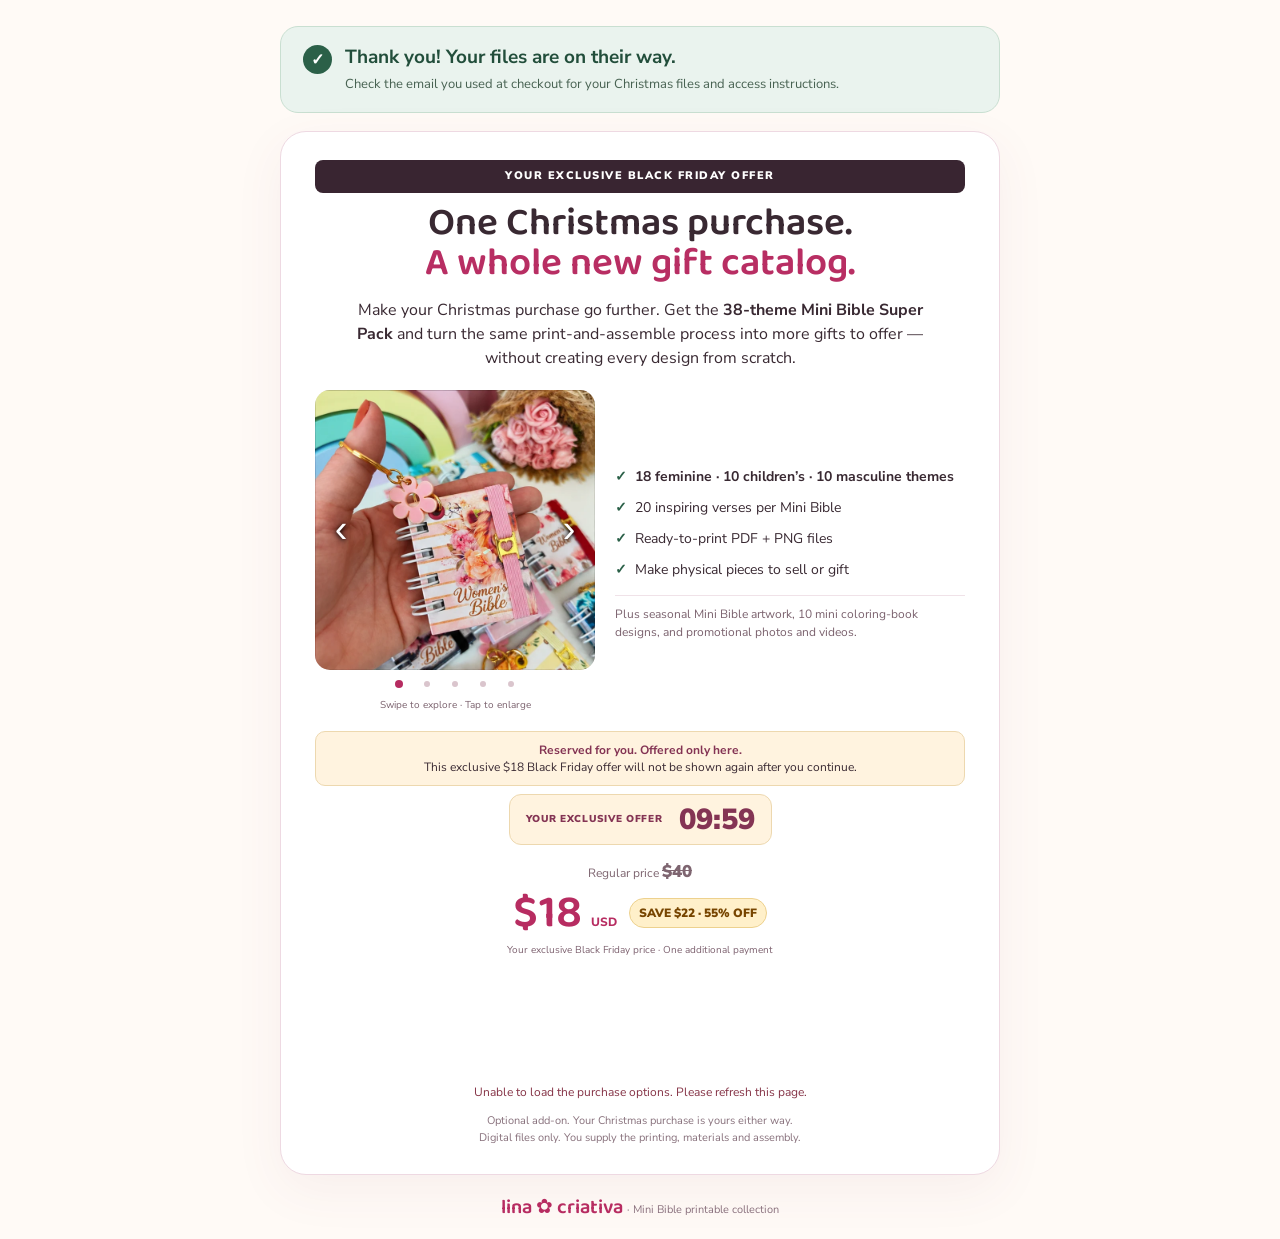
<file: index.html>
<!doctype html><html lang="en-US"><head><meta charset="utf-8"><meta name="viewport" content="width=device-width,initial-scale=1"><meta name="robots" content="noindex,nofollow"><meta name="theme-color" content="#fffaf6"><meta name="description" content="An optional $18 add-on for your Christmas purchase: 38 Mini Bible printable themes in PDF and PNG."><title>Thank you — A little more for your craft table | Lina Criativa</title><link rel="preload" as="font" href="./assets/baloo-latin.woff2" type="font/woff2" crossorigin><link rel="stylesheet" href="./compact.css?v=large-gallery-3"><script src="./offer-config.js" defer></script><script src="./app.js" defer></script></head><body><main class="shell"><section class="thanks" aria-labelledby="thanks-title"><span class="check" aria-hidden="true">✓</span><div><h1 id="thanks-title">Thank you! Your files are on their way.</h1><p>Check the email you used at checkout for your Christmas files and access instructions.</p></div></section><section class="offer" aria-labelledby="offer-title"><p class="eyebrow">YOUR EXCLUSIVE BLACK FRIDAY OFFER</p><h2 id="offer-title">One Christmas purchase.<br><span>A whole new gift catalog.</span></h2><p class="intro">Make your Christmas purchase go further. Get the <strong>38-theme Mini Bible Super Pack</strong> and turn the same print-and-assemble process into more gifts to offer — without creating every design from scratch.</p><div class="product"><div class="gallery" role="region" aria-label="Mini Bible photo gallery"><div class="gallery-stage"><div class="gallery-track"><button class="slide zoom" type="button" aria-label="Enlarge photo 1"><img src="./assets/photo-01.webp" alt="Floral Mini Bible keepsake with a flower charm" width="700" height="700" fetchpriority="high"></button><button class="slide zoom" type="button" aria-label="Enlarge photo 2"><img src="./assets/photo-02.webp" alt="Pink floral Mini Bible held in a hand" width="700" height="700" loading="lazy"></button><button class="slide zoom" type="button" aria-label="Enlarge photo 3"><img src="./assets/photo-04.webp" alt="Mini Bible with a cross and botanical cover" width="700" height="700" loading="lazy"></button><button class="slide zoom" type="button" aria-label="Enlarge photo 4"><img src="./assets/photo-03.webp" alt="Printed verse pages inside a Mini Bible" width="700" height="700" loading="lazy"></button><button class="slide zoom" type="button" aria-label="Enlarge photo 5"><img src="./assets/hero.webp" alt="A selection of Mini Bible themes" width="700" height="700" loading="lazy"></button></div><button class="gallery-arrow prev" type="button" aria-label="Previous photo">‹</button><button class="gallery-arrow next" type="button" aria-label="Next photo">›</button></div><div class="gallery-dots"><button type="button" data-slide="0" aria-label="Show photo 1" aria-pressed="true"></button><button type="button" data-slide="1" aria-label="Show photo 2" aria-pressed="false"></button><button type="button" data-slide="2" aria-label="Show photo 3" aria-pressed="false"></button><button type="button" data-slide="3" aria-label="Show photo 4" aria-pressed="false"></button><button type="button" data-slide="4" aria-label="Show photo 5" aria-pressed="false"></button></div><p class="gallery-hint">Swipe to explore · Tap to enlarge</p></div><div><ul><li><strong>18 feminine · 10 children’s · 10 masculine themes</strong></li><li>20 inspiring verses per Mini Bible</li><li>Ready-to-print PDF + PNG files</li><li>Make physical pieces to sell or gift</li></ul><p class="bonus">Plus seasonal Mini Bible artwork, 10 mini coloring-book designs, and promotional photos and videos.</p></div></div><div class="decision"><p class="last-chance"><strong>Reserved for you. Offered only here.</strong><br>This exclusive $18 Black Friday offer will not be shown again after you continue.</p><div class="offer-clock" aria-label="Ten-minute countdown"><span>YOUR EXCLUSIVE OFFER</span><strong role="timer" aria-live="off" id="offer-countdown">10:00</strong></div><div class="bf-price"><p class="regular">Regular price <del>$40</del></p><p class="price"><strong>$18 <small>USD</small></strong><span class="saving">SAVE $22 · 55% OFF</span></p><p class="bf-note">Your exclusive Black Friday price · One additional payment</p></div><!-- HOTMART - Sales Funnel Widget --><div id="hotmart-sales-funnel"></div><p class="widget-status" role="status" hidden>Unable to load the purchase options. Please refresh this page.</p><p class="fine">Optional add-on. Your Christmas purchase is yours either way.<br>Digital files only. You supply the printing, materials and assembly.</p></div></section></main><footer>lina ✿ criativa <span>· Mini Bible printable collection</span></footer><dialog id="lightbox" aria-label="Enlarged Mini Bible photo"><button type="button" aria-label="Close photo">×</button><img alt=""></dialog><script src="https://checkout.hotmart.com/lib/hotmart-checkout-elements.js" onload="checkoutElements.init('salesFunnel').mount('#hotmart-sales-funnel')" onerror="document.querySelector('.widget-status').hidden=false"></script></body></html>
</file>
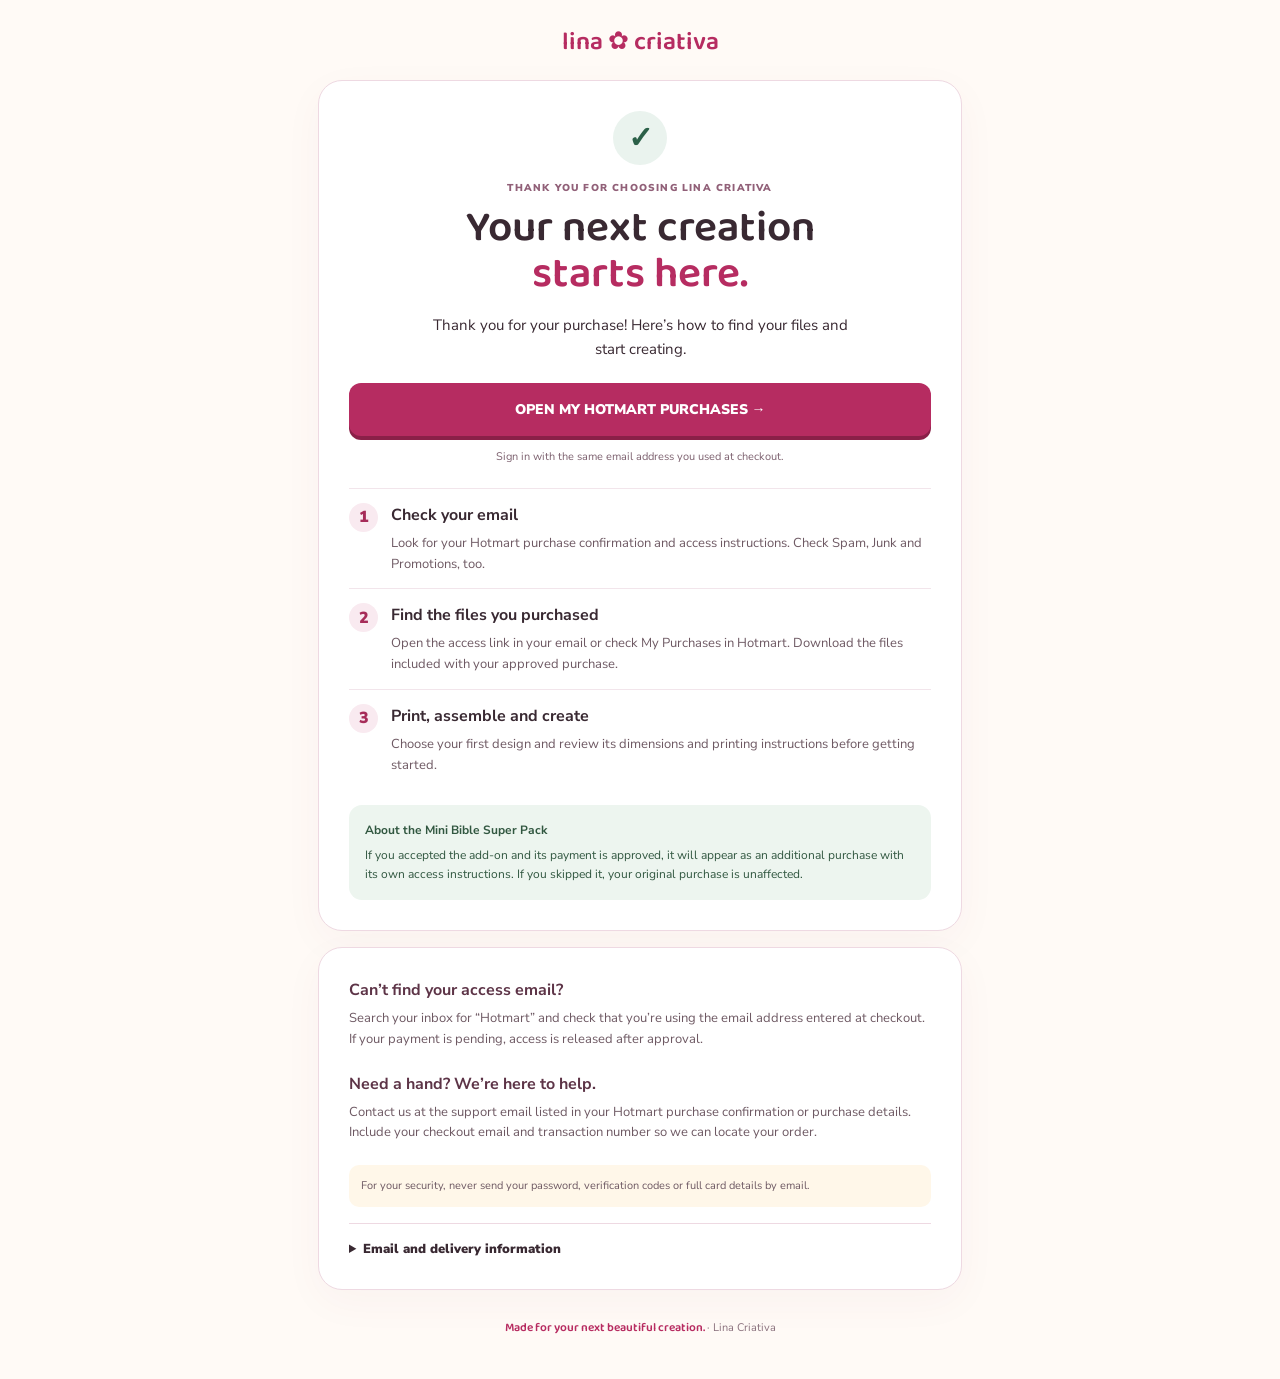
<file: thank-you.html>
<!doctype html>
<html lang="en-US"><head><meta charset="utf-8"><meta name="viewport" content="width=device-width,initial-scale=1"><meta name="robots" content="noindex,nofollow"><meta name="theme-color" content="#fffaf6"><title>Thank you! Your next steps | Lina Criativa</title><link rel="stylesheet" href="./compact.css?v=thank-you-1"><link rel="stylesheet" href="./thank-you.css"></head>
<body><main class="thankyou-shell"><header class="ty-brand">lina ✿ criativa</header><section class="ty-card"><div class="ty-check" aria-hidden="true">✓</div><p class="ty-eyebrow">THANK YOU FOR CHOOSING LINA CRIATIVA</p><h1>Your next creation<br><span>starts here.</span></h1><p class="ty-lead">Thank you for your purchase! Here’s how to find your files and start creating.</p><a class="ty-button" href="https://consumer.hotmart.com/">OPEN MY HOTMART PURCHASES <span aria-hidden="true">→</span></a><p class="ty-button-note">Sign in with the same email address you used at checkout.</p><ol class="ty-steps"><li><span>1</span><div><h2>Check your email</h2><p>Look for your Hotmart purchase confirmation and access instructions. Check Spam, Junk and Promotions, too.</p></div></li><li><span>2</span><div><h2>Find the files you purchased</h2><p>Open the access link in your email or check My Purchases in Hotmart. Download the files included with your approved purchase.</p></div></li><li><span>3</span><div><h2>Print, assemble and create</h2><p>Choose your first design and review its dimensions and printing instructions before getting started.</p></div></li></ol><div class="ty-note"><strong>About the Mini Bible Super Pack</strong><p>If you accepted the add-on and its payment is approved, it will appear as an additional purchase with its own access instructions. If you skipped it, your original purchase is unaffected.</p></div></section><section class="ty-card ty-help"><h2>Can’t find your access email?</h2><p>Search your inbox for “Hotmart” and check that you’re using the email address entered at checkout. If your payment is pending, access is released after approval.</p><h2>Need a hand? We’re here to help.</h2><p>Contact us at the support email listed in your Hotmart purchase confirmation or purchase details. Include your checkout email and transaction number so we can locate your order.</p><p class="ty-security">For your security, never send your password, verification codes or full card details by email.</p><details><summary>Email and delivery information</summary><p>Your purchase confirmation and access instructions are sent to the email address used at checkout. Keep those messages so you can return to your files. If you entered the wrong address or cannot locate your access, contact the support email shown in your Hotmart purchase.</p><p>These are digital files. No physical product is shipped. Printing, materials and assembly are your responsibility. Access covers only the products with approved payments.</p></details></section><footer>Made for your next beautiful creation. <span>· Lina Criativa</span></footer></main></body></html>
</file>
<file: compact.css>
@font-face{font-family:Baloo;src:url('./assets/baloo-latin.woff2') format('woff2');font-display:swap}@font-face{font-family:Nunito;src:url('./assets/nunito-latin.woff2') format('woff2');font-display:swap}*{box-sizing:border-box}body{margin:0;background:#fffaf6;color:#392932;font-family:Nunito,Arial,sans-serif;line-height:1.5}.shell{max-width:760px;margin:26px auto 0;padding:0 20px}.thanks{display:flex;gap:13px;align-items:flex-start;background:#eaf3ee;border:1px solid #c9dfd1;border-radius:18px;padding:18px 22px;margin-bottom:18px}.check{flex:none;border-radius:50%;background:#2b6048;color:#fff;width:29px;height:29px;display:grid;place-items:center;font-weight:900}.thanks h1{font-size:19px;line-height:1.3;margin:0 0 5px;color:#224e3b}.thanks p{font-size:13px;margin:0;color:#486252}.offer{background:#fff;border:1px solid #eed9e2;box-shadow:0 15px 50px #843b5910;border-radius:26px;padding:28px 34px}.eyebrow{text-align:center;text-transform:uppercase;letter-spacing:1.5px;font-size:11px;font-weight:900;color:#ad2b5c;margin:0 0 10px}.offer h2{font-family:Baloo,Georgia,serif;font-size:43px;line-height:1.04;text-align:center;font-weight:600;margin:0}.offer h2 span{color:#b82e63}.intro{text-align:center;max-width:590px;margin:14px auto 20px;font-size:16px;line-height:1.5}.product{display:grid;grid-template-columns:165px 1fr;gap:24px;align-items:center}.product img{width:165px;height:210px;object-fit:cover;border-radius:16px}.product ul{list-style:none;padding:0;margin:0;font-size:14px}.product li{position:relative;padding:5px 0 5px 20px}.product li:before{content:'✓';position:absolute;left:0;color:#2b6048;font-weight:900}.bonus{font-size:12px;color:#7b626e;line-height:1.45;border-top:1px solid #f0e2e8;padding-top:10px;margin:10px 0 0}.decision{margin-top:18px}.price{display:flex;align-items:center;justify-content:center;gap:14px;flex-wrap:wrap;margin:0 0 12px}.price>span{font-size:12px;color:#79616e}.price strong{color:#b72c61;font-family:Baloo,Georgia,serif;font-size:46px;font-weight:600;line-height:1.1}.price small{font:800 12px Nunito}.accept{display:block;text-align:center;text-decoration:none;font-size:15px;font-weight:900;line-height:1.3;color:white;background:#b62c61;box-shadow:0 5px 0 #8a2048;border-radius:13px;padding:17px 14px}.accept:focus-visible,.decline:focus-visible{outline:3px solid #285848;outline-offset:5px}.decline{display:block;text-align:center;font-size:12px;color:#78616b;margin-top:20px;text-underline-offset:4px}.fine{text-align:center;font-size:11px;color:#88717c;line-height:1.5;margin:12px 0 0}footer{text-align:center;font:20px Baloo,Georgia,serif;color:#b72c61;padding:16px 20px}footer span{font:11px Nunito;color:#8a717d}@media(max-width:600px){.shell{margin-top:12px;padding:0 12px}.thanks{padding:13px;gap:10px;margin-bottom:12px;border-radius:15px}.thanks h1{font-size:16px}.thanks p{font-size:11px}.check{width:25px;height:25px}.offer{padding:20px 16px;border-radius:20px}.eyebrow{font-size:9px;letter-spacing:1px;margin-bottom:10px}.offer h2{font-size:33px}.intro{font-size:13px;margin:11px auto 15px}.product{grid-template-columns:103px 1fr;gap:12px}.product img{width:103px;height:161px;border-radius:11px}.product ul{font-size:11px;line-height:1.45}.product li{padding:4px 0 4px 14px}.bonus{font-size:10px;margin-top:7px;padding-top:7px}.decision{margin-top:14px}.price{gap:9px;margin-bottom:10px}.price>span{font-size:10px}.price strong{font-size:40px}.accept{font-size:13px;padding:14px 10px}.decline{font-size:11px;margin-top:17px}.fine{font-size:10px;margin-top:10px}footer{padding:12px;font-size:18px}}
.bf-price{text-align:center;margin-bottom:13px}.regular{font-size:12px;color:#7e6570;margin:0 0 3px}.regular del{font-weight:900;font-size:17px}.bf-price .price{margin:0;gap:12px}.saving{background:#fff0ca;border:1px solid #edd18e;color:#774500!important;font-weight:900;padding:5px 9px;border-radius:30px}.bf-note{font-size:10px;color:#7d616f;margin:5px 0 0}.eyebrow{background:#392531;color:#fff;border-radius:8px;padding:8px 6px}.offer h2{font-size:39px}@media(max-width:600px){.offer h2{font-size:30px}.intro{font-size:12px;line-height:1.45;margin:10px auto 13px}.eyebrow{font-size:9px;padding:7px 4px}.bf-price{margin-bottom:11px}.regular{font-size:10px}.regular del{font-size:14px}.bf-note{font-size:9px}.saving{font-size:9px!important;padding:4px 7px}.decision{margin-top:12px}.accept{font-size:13px}}

/* Photo gallery and compact mobile layout */
[hidden]{display:none!important}.product{grid-template-columns:220px minmax(0,1fr);gap:20px}.gallery{min-width:0}.gallery-stage{position:relative;border-radius:15px;overflow:hidden;background:#f8efed}.gallery-track{display:flex;overflow-x:auto;scroll-snap-type:x mandatory;scrollbar-width:none;overscroll-behavior-x:contain}.gallery-track::-webkit-scrollbar{display:none}.slide{flex:0 0 100%;min-width:0;scroll-snap-align:start;padding:0;border:0;background:none;cursor:zoom-in}.product .slide img{display:block;width:100%;height:auto;aspect-ratio:1;object-fit:contain;border-radius:0}.gallery-arrow{position:absolute;top:50%;transform:translateY(-50%);width:34px;height:44px;border:0;border-radius:10px;background:#ffffffed;color:#6e2541;font-size:28px;cursor:pointer;box-shadow:0 2px 8px #0002}.prev{left:4px}.next{right:4px}.gallery-dots{display:flex;justify-content:center;gap:0}.gallery-dots button{position:relative;width:28px;height:28px;border:0;background:none;cursor:pointer}.gallery-dots button:after{content:'';position:absolute;width:6px;height:6px;left:11px;top:11px;border-radius:50%;background:#dac5cd}.gallery-dots button[aria-pressed=true]:after{background:#b62c61;width:8px;height:8px;left:10px;top:10px}.gallery-hint{text-align:center;font-size:10px;color:#7b626e;margin:0}.last-chance{background:#fff3df;border:1px solid #edd8af;border-radius:10px;padding:10px;font-size:12px;line-height:1.4;text-align:center;margin:0 0 13px}.last-chance strong{color:#843454}.widget-status{font-size:12px;text-align:center;color:#853346}#hotmart-sales-funnel{width:100%;min-height:100px}#hotmart-sales-funnel iframe{max-width:100%}button:focus-visible{outline:3px solid #285848;outline-offset:2px}#lightbox{border:0;border-radius:18px;padding:10px;background:#fff;max-width:94vw;max-height:94dvh}#lightbox::backdrop{background:#20131dcc}#lightbox img{display:block;max-width:86vw;max-height:82dvh;object-fit:contain}#lightbox>button{display:block;margin-left:auto;border:0;background:#fff;width:44px;height:44px;font-size:30px;cursor:pointer}
@media(max-width:600px){.shell{padding:0 10px;margin-top:10px}.offer{padding:17px 14px}.thanks{padding:11px;margin-bottom:10px}.thanks h1{font-size:15px}.thanks p{font-size:11px}.offer h2{font-size:29px}.product{grid-template-columns:145px minmax(0,1fr);gap:12px}.product ul{font-size:11px}.product li{padding-top:3px;padding-bottom:3px}.bonus{font-size:10px}.gallery-arrow{width:30px;height:44px}.gallery-hint{font-size:9px}.last-chance{font-size:11px;padding:9px;margin-bottom:10px}.fine{font-size:10px}.intro{font-size:12px}.eyebrow{letter-spacing:.7px}.decision{margin-top:13px}}
@media(max-width:360px){.product{grid-template-columns:125px minmax(0,1fr);gap:9px}.offer h2{font-size:26px}}
@media(prefers-reduced-motion:reduce){.gallery-track{scroll-behavior:auto}}

/* Larger product photos and transparent navigation */
.product{grid-template-columns:280px minmax(0,1fr)}.gallery-arrow{background:transparent;box-shadow:none;color:white;text-shadow:0 1px 4px #000,0 0 8px #0009;font-size:38px;width:44px;height:48px}.offer-clock{display:flex;align-items:center;justify-content:center;gap:16px;margin:0 auto 14px;padding:10px 16px;border-radius:12px;background:#fff3df;border:1px solid #edd8af;width:fit-content}.offer-clock span{font-size:10px;font-weight:900;letter-spacing:.7px;color:#843454}.offer-clock strong{font-size:29px;font-weight:900;font-variant-numeric:tabular-nums;line-height:1;color:#843454}.last-chance{margin-bottom:8px}@media(max-width:600px){.product{grid-template-columns:minmax(0,1fr);gap:13px}.gallery{width:100%;max-width:340px;margin-inline:auto}.product ul{font-size:12px;display:grid;grid-template-columns:1fr 1fr;gap:3px 10px}.bonus{font-size:11px}.offer-clock{gap:14px}.gallery-hint{font-size:10px}}
</file>
<file: thank-you.css>
.thankyou-shell{max-width:680px;margin:0 auto;padding:22px 18px}.ty-brand{text-align:center;font:25px Baloo,Georgia,serif;color:#b62c61;margin-bottom:18px}.ty-card{background:#fff;border:1px solid #eed9e2;border-radius:24px;padding:30px;box-shadow:0 12px 40px #843b590a;margin-bottom:16px}.ty-check{display:grid;place-items:center;width:54px;height:54px;border-radius:50%;background:#eaf3ee;color:#2b6048;font-size:30px;font-weight:900;margin:0 auto 15px}.ty-eyebrow{text-align:center;letter-spacing:1.2px;font-size:10px;font-weight:900;color:#916078}.ty-card h1{font:600 43px/1.06 Baloo,Georgia,serif;text-align:center;margin:10px 0}.ty-card h1 span{color:#b62c61}.ty-lead{text-align:center;font-size:15px;max-width:440px;margin:16px auto 22px}.ty-button{display:block;background:#b62c61;color:#fff;text-align:center;text-decoration:none;font-weight:900;font-size:14px;border-radius:12px;padding:16px 12px;box-shadow:0 4px 0 #8a2048}.ty-button:focus-visible,summary:focus-visible{outline:3px solid #285848;outline-offset:5px}.ty-button-note{text-align:center;font-size:11px;color:#7d616f;margin:12px 0 22px}.ty-steps{list-style:none;padding:0;margin:0}.ty-steps li{display:flex;gap:13px;padding:14px 0;border-top:1px solid #f2e5eb}.ty-steps li>span{flex:none;width:29px;height:29px;border-radius:50%;background:#f9eaf0;color:#a62c59;display:grid;place-items:center;font-weight:900}.ty-card h2{font-size:16px;margin:0 0 6px}.ty-card p{line-height:1.6}.ty-steps p{font-size:13px;margin:0;color:#6e5963}.ty-note{background:#edf5ef;border-radius:13px;padding:16px;margin-top:15px;color:#315740;font-size:12px}.ty-note p{margin:7px 0 0}.ty-help>p{font-size:13px;color:#6e5963;margin:0 0 22px}.ty-help h2{color:#5d3447}.ty-help .ty-security{font-size:11px;background:#fff7e9;padding:12px;border-radius:10px;margin-bottom:16px}details{border-top:1px solid #eed9e2;padding-top:16px}summary{font-size:13px;font-weight:900;cursor:pointer}details p{font-size:12px;color:#6e5963}footer{font-size:12px;padding:12px 4px 20px}@media(max-width:600px){.thankyou-shell{padding:14px 12px}.ty-card{padding:23px 18px;border-radius:20px}.ty-card h1{font-size:36px}.ty-lead{font-size:14px}.ty-button{font-size:12px;min-height:48px}.ty-eyebrow{font-size:9px;letter-spacing:.7px}.ty-steps p,.ty-help>p{font-size:12px}.ty-brand{margin-bottom:12px}}
</file>
